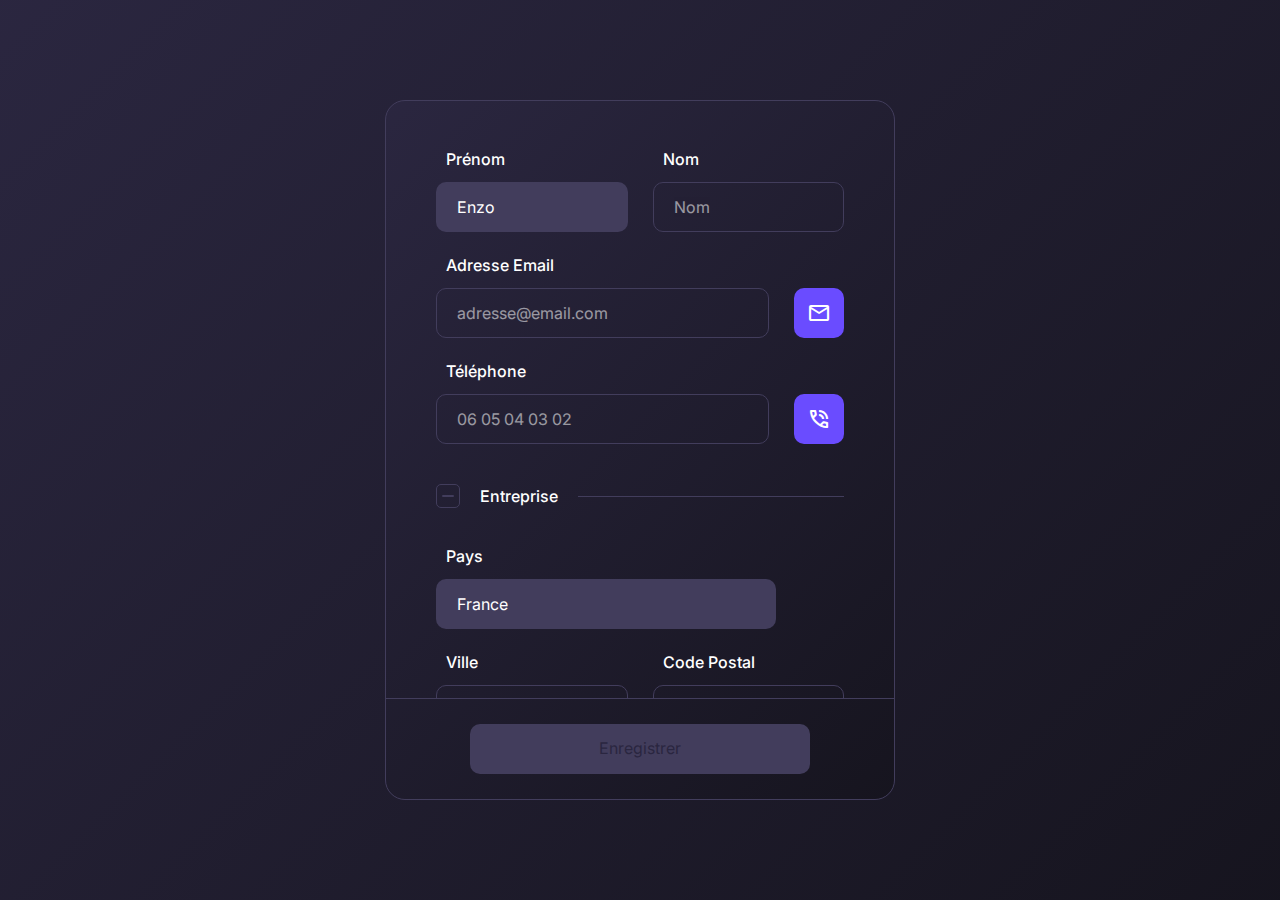
<file: assets/tests/test.html>
<html lang="fr">
<head>

    <meta charset="UTF-8">
    <meta http-equiv="X-UA-Compatible" content="IE=edge">
    <meta name="viewport" content="width=device-width, initial-scale=1.0">
    <title>Test Components</title>

    <link rel="stylesheet" href="../css/main.css">
    <link rel="stylesheet" href="test.css">

</head>
<body class="dark-mode">

    <script>let aiLocalMode = true;</script>
    <script src="../js/main.js" type="module"></script>
</body>
</html>
</file>
<file: assets/tests/test.css>
body{

    overflow-x: hidden;
    min-height: 100vh;
    width: 100vw;

    padding: 100px 0;

    display: flex;
    flex-direction: column;
    align-items: center;
    justify-content: center;

    gap: 50px;

    background-color: var(--color-window);
    background-image: var(--gradient-window);

}
</file>
<file: assets/css/main.css>
@import url('./presets/workspace.css');
@import url('./presets/workclass.css');

@import url('./elements/form/button.css');
@import url('./elements/form/label.css');
@import url('./elements/form/linkto.css');
@import url('./elements/title.css');

@import url('./components/form/field.css');
@import url('./components/form/check.css');
@import url('./components/item.css');
@import url('./components/pop.css');
@import url('./components/loader.css');

@import url('./groups/group.css');
@import url('./groups/form.css');

@import url('./templates/auth/auth.css');
@import url('./templates/item/data.css');

/*
@import url('./items/fields.css');
@import url('./items/buttons.css');
@import url('./items/groups.css');
@import url('./items/entities.css');
@import url('./items/labels.css');

@import url('./components/auth.css');
@import url('./components/list.css');
@import url('./components/data.css'); */

@media screen and (max-width: 340px) {
    body{
        --gap-small: 5px;
        --gap-regular: 10px;
        --gap-medium: 15px;
        --gap-large: 20px;
        --gap-mega: 40px;
    }
}
</file>
